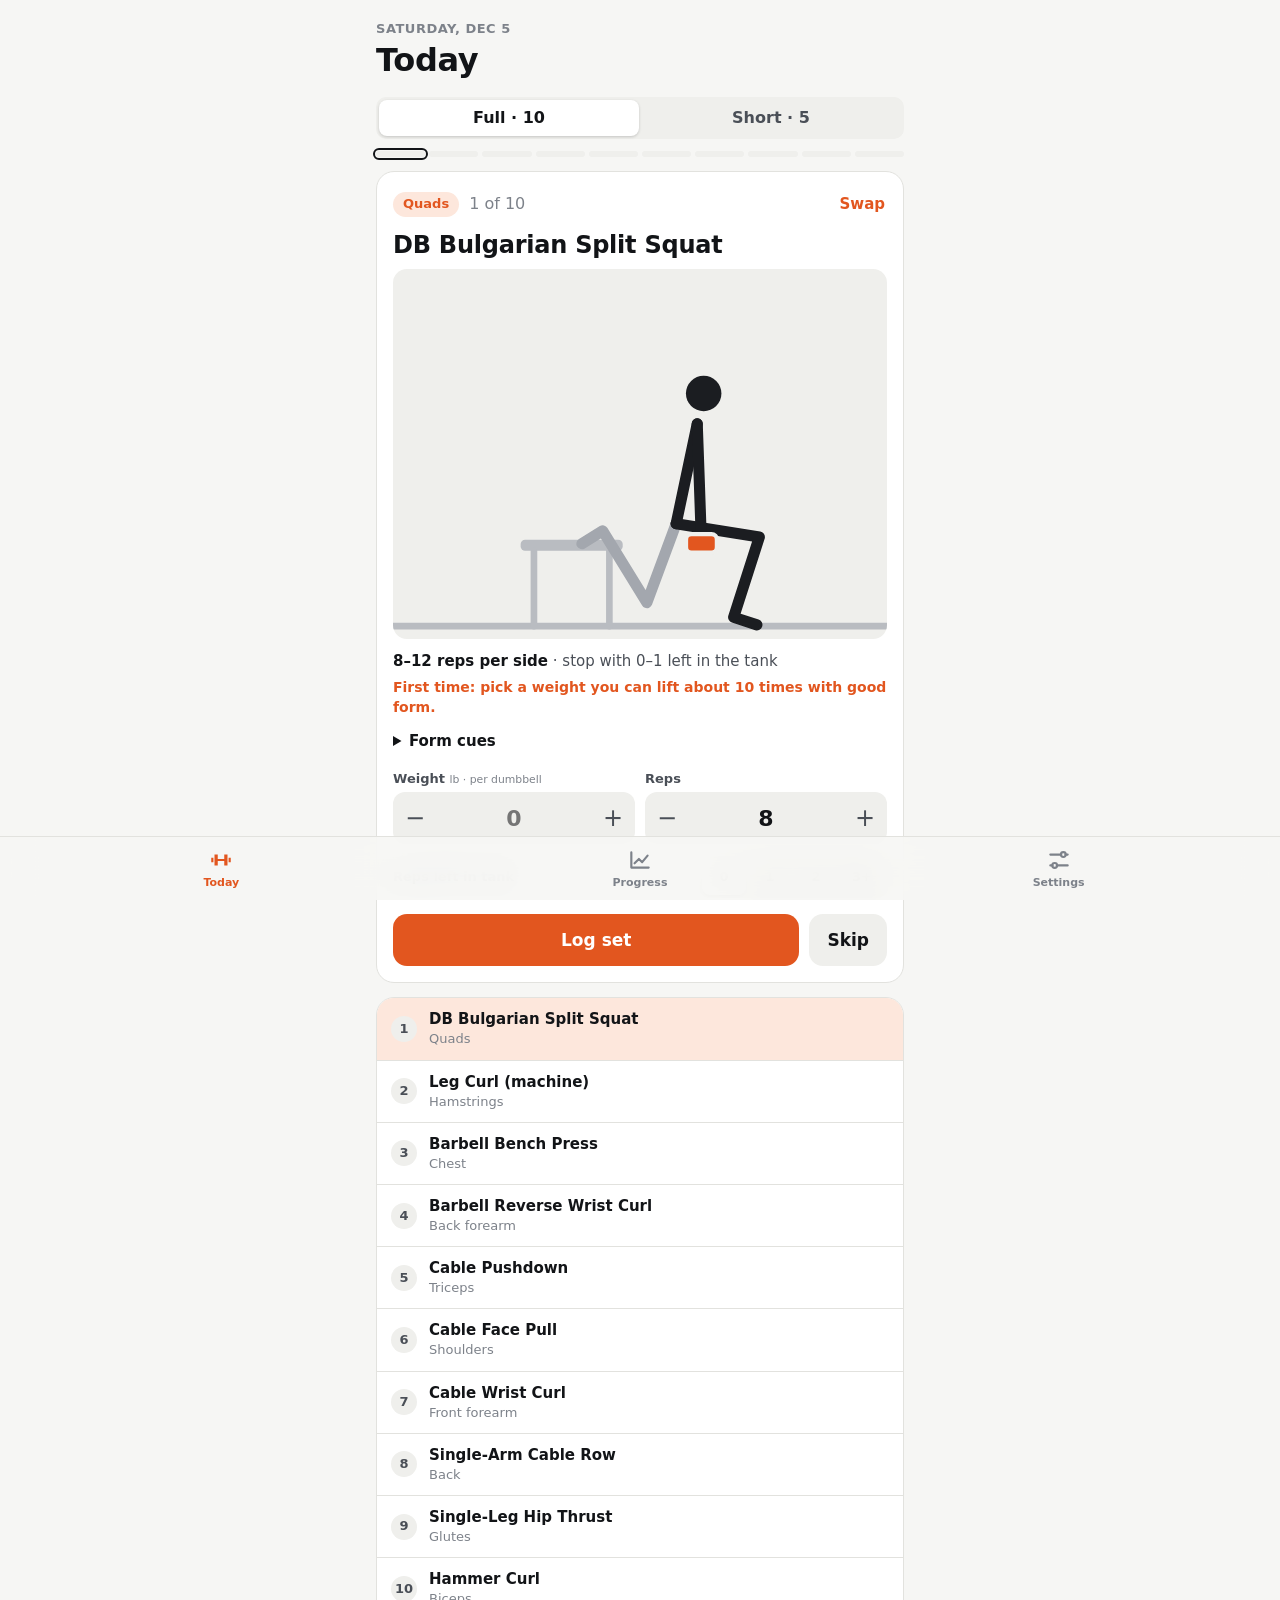
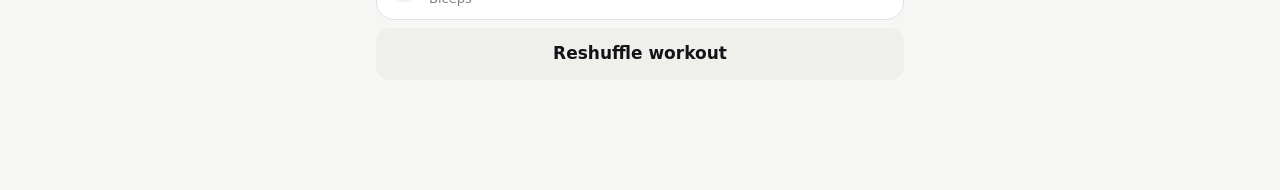
<file: index.html>
<!doctype html>
<html lang="en">
<head>
  <meta charset="utf-8">
  <meta name="viewport" content="width=device-width, initial-scale=1, viewport-fit=cover">
  <title>Set a Day</title>
  <meta name="description" content="One hard set per body part, every day.">
  <meta name="theme-color" content="#0e0f11" media="(prefers-color-scheme: dark)">
  <meta name="theme-color" content="#f6f6f4" media="(prefers-color-scheme: light)">
  <meta name="apple-mobile-web-app-capable" content="yes">
  <meta name="mobile-web-app-capable" content="yes">
  <meta name="apple-mobile-web-app-status-bar-style" content="black-translucent">
  <meta name="apple-mobile-web-app-title" content="Set a Day">
  <link rel="apple-touch-icon" href="icons/apple-touch-icon.png">
  <link rel="icon" href="icons/icon.svg" type="image/svg+xml">
  <link rel="manifest" href="manifest.webmanifest">
  <link rel="stylesheet" href="styles.css">
</head>
<body>
  <main id="main"></main>

  <nav class="tabbar">
    <button data-view="today" class="on"><svg viewBox="0 0 24 24" aria-hidden="true"><path fill="currentColor" d="M3 10h2v4H3zM19 10h2v4h-2zM6 7h3v10H6zM15 7h3v10h-3zM9 11h6v2H9z"/></svg>Today</button>
    <button data-view="progress"><svg viewBox="0 0 24 24" aria-hidden="true"><path d="M4 19V5M4 19h16M7 15l4-4 3 3 5-6" fill="none" stroke="currentColor" stroke-width="2" stroke-linecap="round" stroke-linejoin="round"/></svg>Progress</button>
    <button data-view="settings"><svg viewBox="0 0 24 24" aria-hidden="true"><path d="M4 7h10M18 7h2M4 17h2M10 17h10" fill="none" stroke="currentColor" stroke-width="2" stroke-linecap="round"/><circle cx="16" cy="7" r="2.2" fill="none" stroke="currentColor" stroke-width="2"/><circle cx="8" cy="17" r="2.2" fill="none" stroke="currentColor" stroke-width="2"/></svg>Settings</button>
  </nav>

  <dialog id="sheet">
    <div class="sheet-head"><b class="sheet-title"></b><button class="link" data-act="close-sheet">Close</button></div>
    <div class="sheet-body"></div>
  </dialog>
  <div id="toast" role="status" aria-live="polite"></div>

  <script type="module" src="js/app.js"></script>
</body>
</html>
</file>
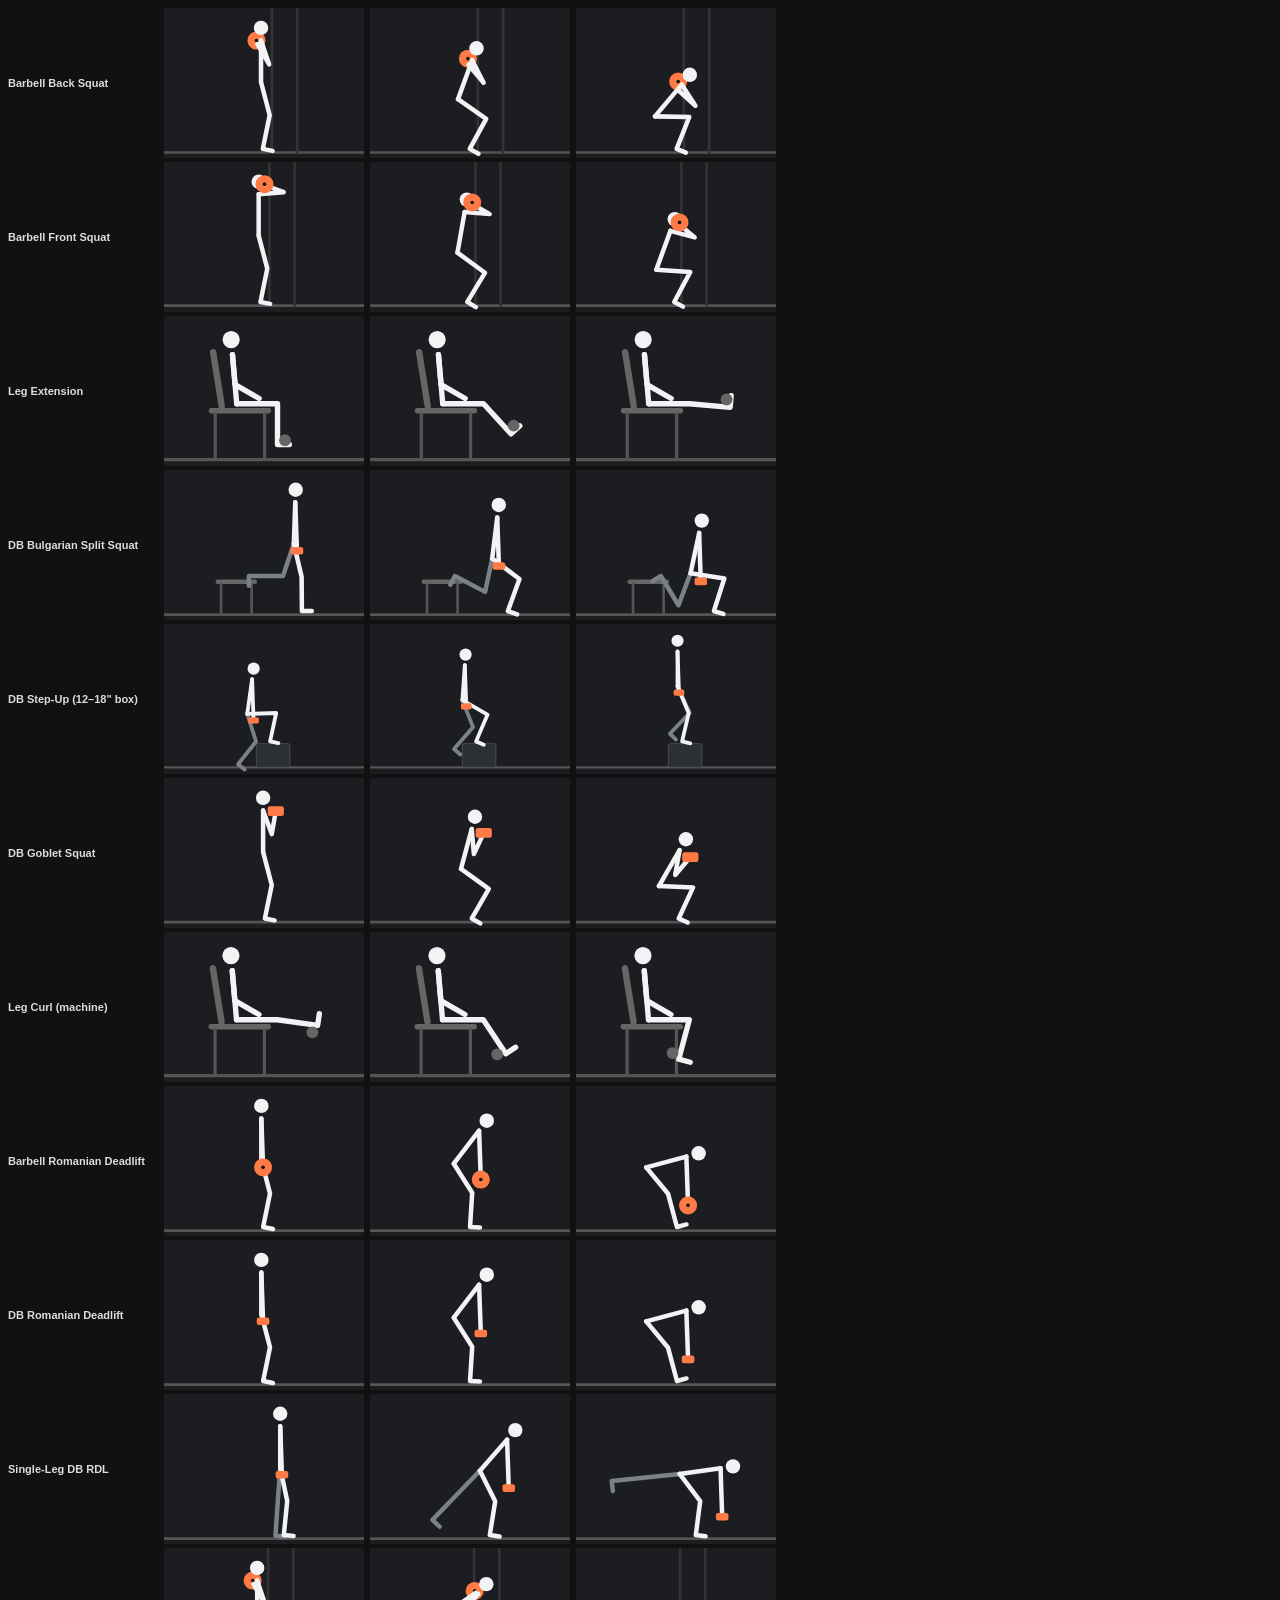
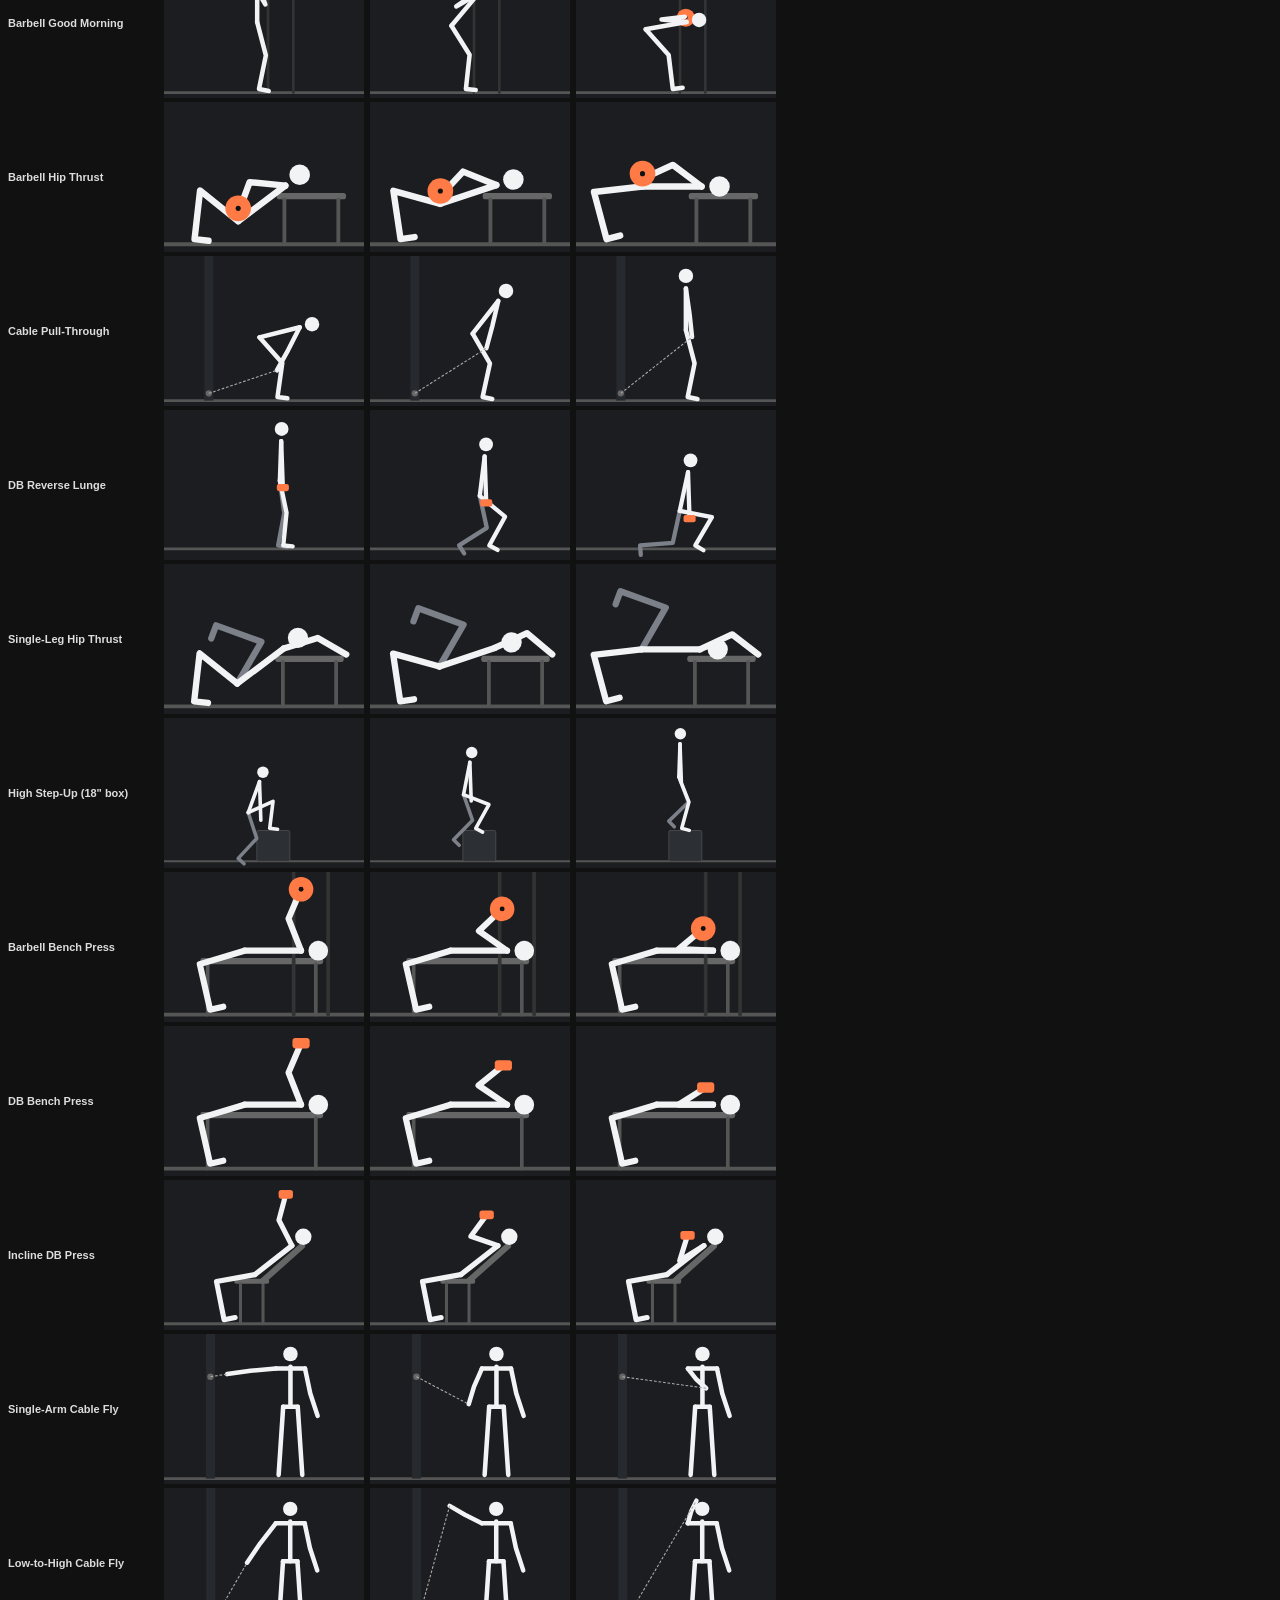
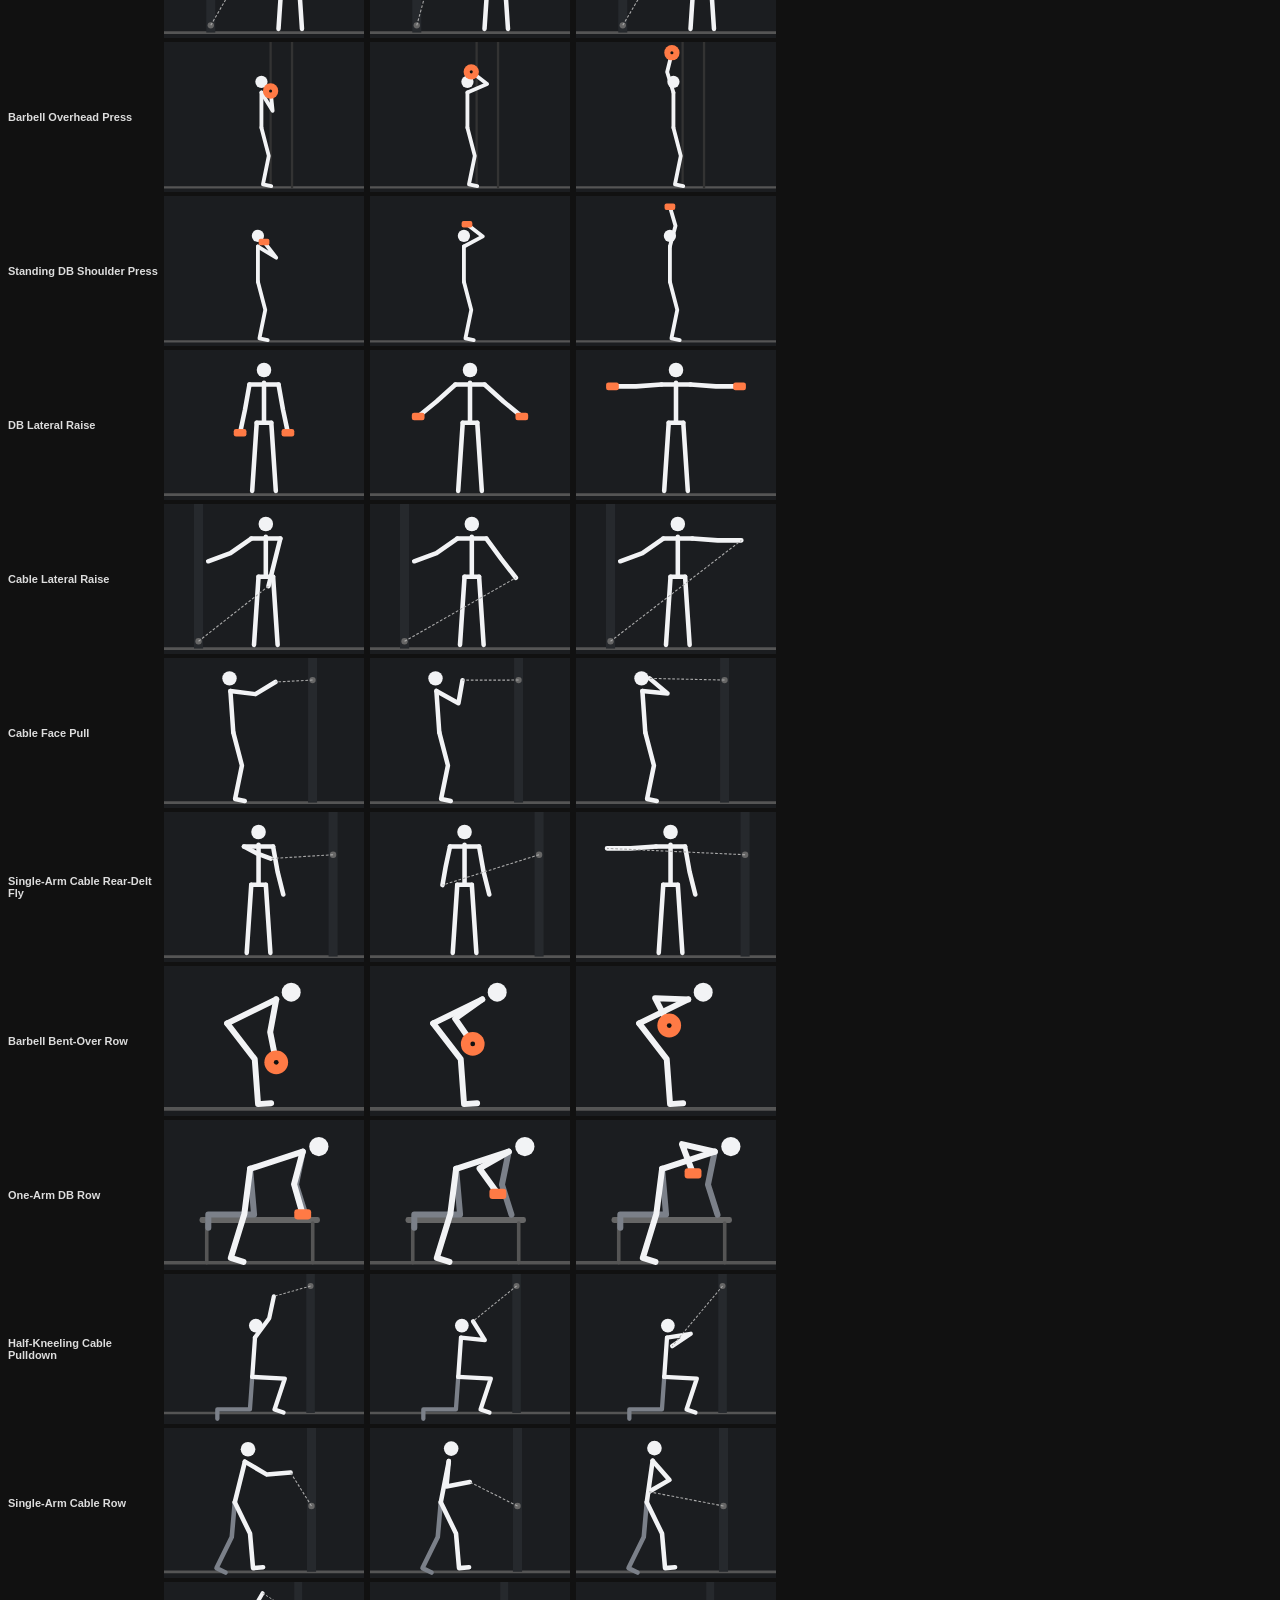
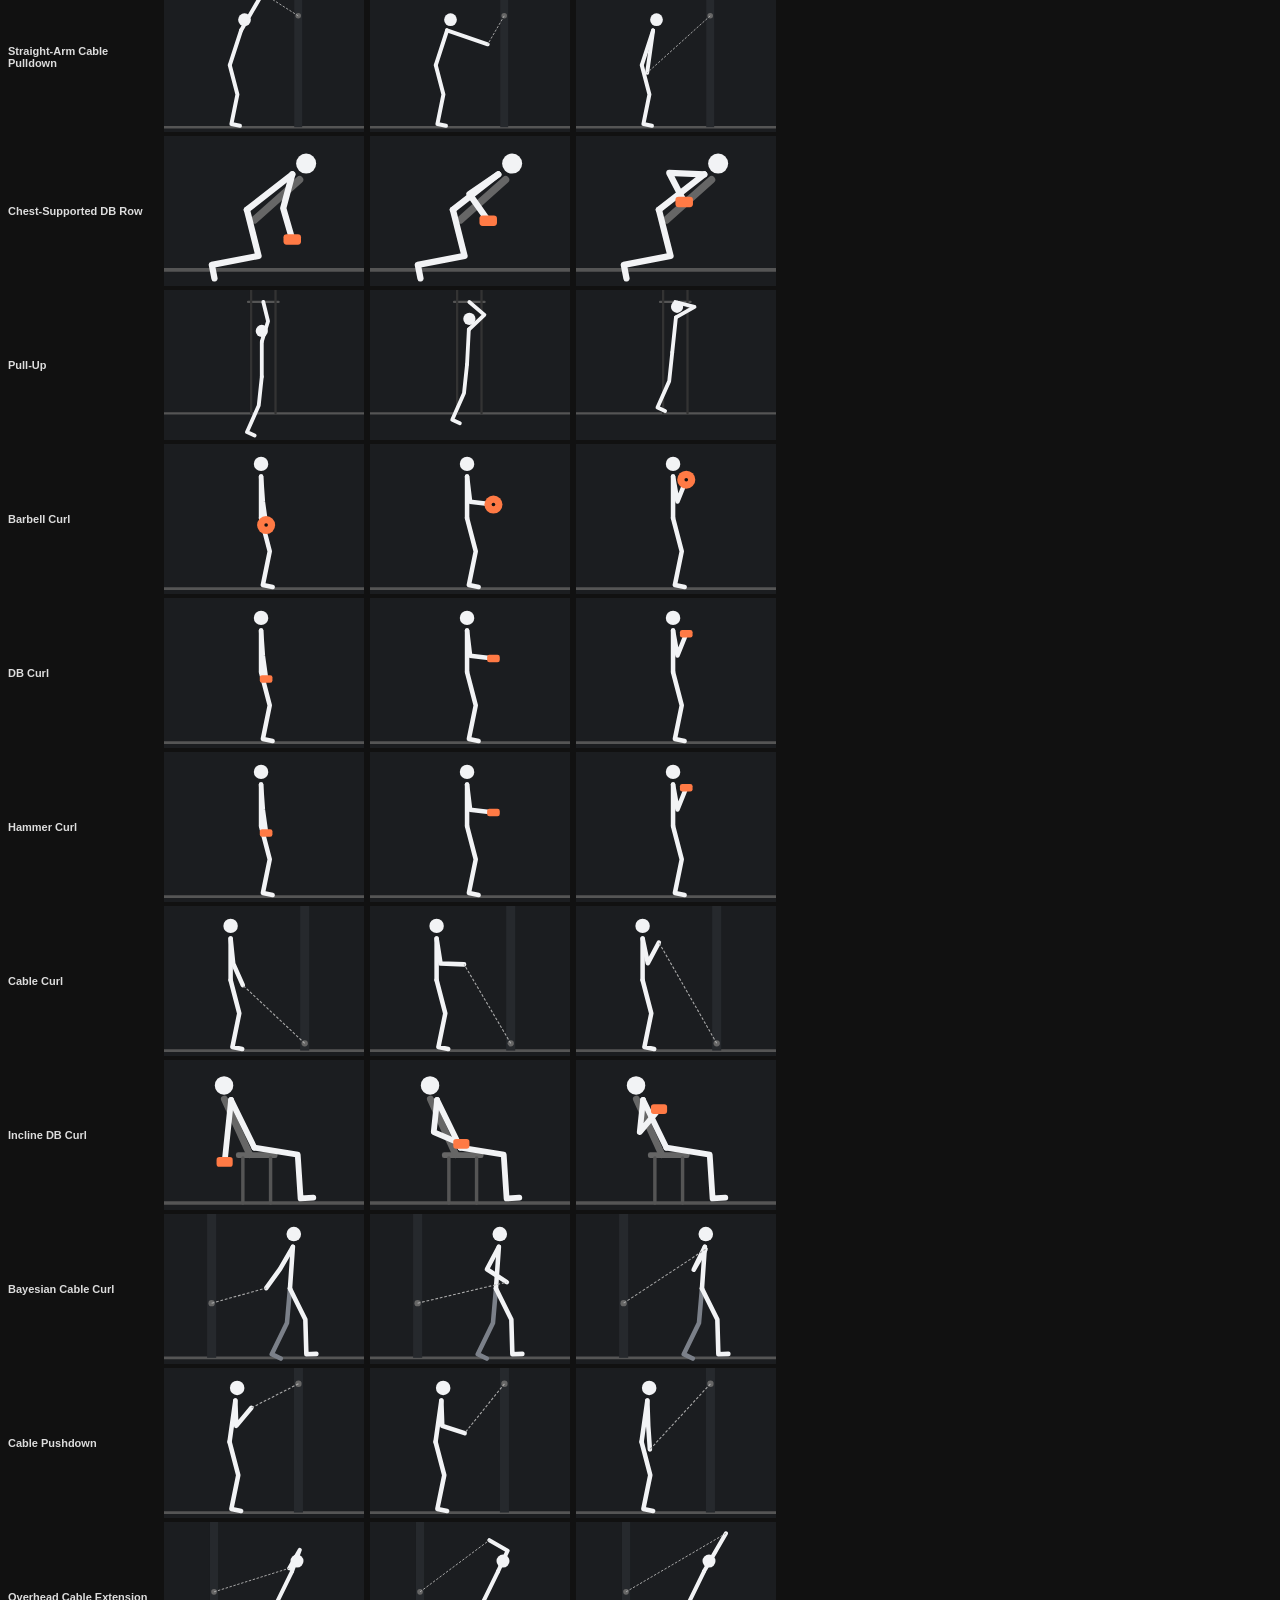
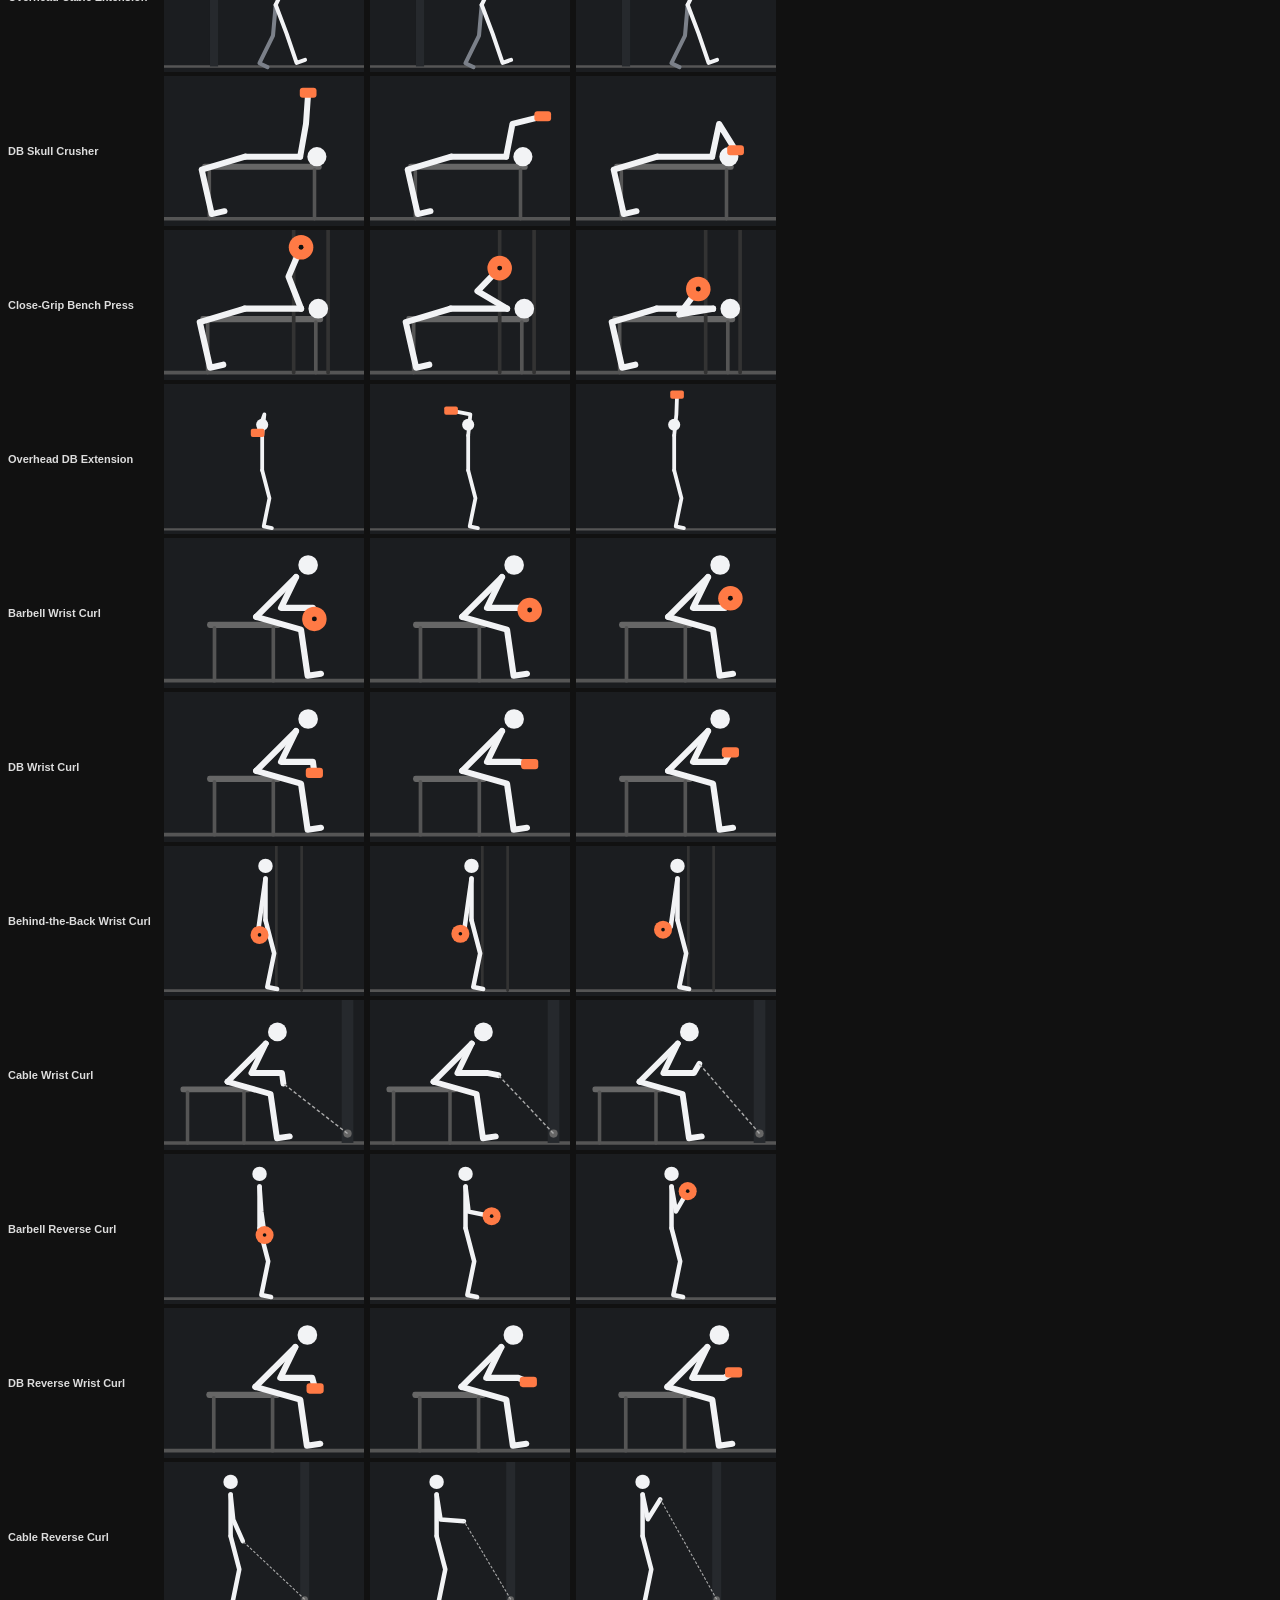
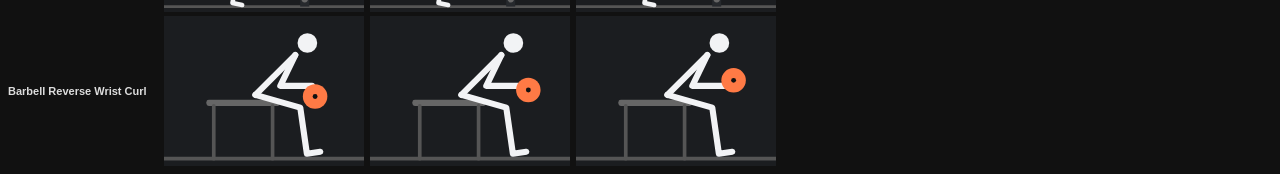
<file: dev/sheet.html>
<!doctype html><meta charset="utf-8"><style>
body{font:11px sans-serif;background:#111;color:#ddd;margin:8px}
.row{display:flex;gap:6px;align-items:center;margin-bottom:4px}
.row b{width:150px}
.cell{width:200px;height:150px;background:#1b1d20}
svg{width:100%;height:100%}
.fb{stroke:#f2f3f5;stroke-width:5;stroke-linecap:round;stroke-linejoin:round;fill:none}
.fb-far{stroke:#7b8089}
.fb-head{fill:#f2f3f5}
.fp,.fp-faint,.fp-pad,.fp-ground{stroke:#555;stroke-width:3;fill:none;stroke-linecap:round}
.fp-faint{stroke:#333}
.fp-pad{stroke:#666;stroke-width:6}
.fp-solid{fill:#666}
.fp-box{fill:#2c2f33;stroke:#555}
.fp-tower{fill:#26292d}
.fp-cable{stroke:#aaa;stroke-width:1.2;stroke-dasharray:3 2}
.fp-load{fill:#ff7a45}
.fp-hub{fill:#111}
</style><div id="o"></div>
<script type="module">
import {EXERCISES} from '../js/exercises.js';
import {mountFigure, frameSVG} from '../js/figure.js';
const o=document.getElementById('o');
for(const e of EXERCISES){
  const r=document.createElement('div');r.className='row';r.innerHTML=`<b>${e.name}</b>`;
  for(const k of [0,0.5,1]){const c=document.createElement('div');c.className='cell';r.appendChild(c);mountFigure(c,e.anim,{still:true});c.querySelector('.fig-g').innerHTML=frameSVG(e.anim,k);}
  o.appendChild(r);
}
</script>
</file>
<file: styles.css>
:root {
  --bg: #f6f6f4;
  --surface: #ffffff;
  --surface-2: #efefec;
  --line: #e2e2de;
  --text: #121417;
  --text-2: #4a4f57;
  --muted: #7d828a;
  --accent: #e2561f;
  --accent-ink: #ffffff;
  --accent-soft: #fde7dc;
  --series: #d9531e;
  --good: #1f8a4c;
  --bad: #c2362b;
  --fig: #1b1d21;
  --fig-far: #a3a7ae;
  --prop: #b9bcc1;
  --prop-fill: #e4e5e7;
  --load: #e2561f;
  color-scheme: light;
}
@media (prefers-color-scheme: dark) {
  :root:not([data-theme="light"]) {
    --bg: #0e0f11; --surface: #17191c; --surface-2: #202328; --line: #2a2e33;
    --text: #f2f3f5; --text-2: #b4b9c1; --muted: #7f848c;
    --accent: #ff7a45; --accent-ink: #1a0d07; --accent-soft: #3a2116; --series: #eb6630;
    --good: #4ade80; --bad: #f87171;
    --fig: #f2f3f5; --fig-far: #7b8089; --prop: #5a5f66; --prop-fill: #2a2d32; --load: #ff7a45;
    color-scheme: dark;
  }
}
:root[data-theme="dark"] {
  --bg: #0e0f11; --surface: #17191c; --surface-2: #202328; --line: #2a2e33;
  --text: #f2f3f5; --text-2: #b4b9c1; --muted: #7f848c;
  --accent: #ff7a45; --accent-ink: #1a0d07; --accent-soft: #3a2116; --series: #eb6630;
  --good: #4ade80; --bad: #f87171;
  --fig: #f2f3f5; --fig-far: #7b8089; --prop: #5a5f66; --prop-fill: #2a2d32; --load: #ff7a45;
  color-scheme: dark;
}

* { box-sizing: border-box; -webkit-tap-highlight-color: transparent; }
html { -webkit-text-size-adjust: 100%; }
body {
  margin: 0; background: var(--bg); color: var(--text);
  font: 16px/1.4 -apple-system, BlinkMacSystemFont, "SF Pro Text", system-ui, "Segoe UI", Roboto, sans-serif;
  font-variant-numeric: tabular-nums;
  overscroll-behavior-y: none;
}
button { font: inherit; color: inherit; background: none; border: 0; padding: 0; cursor: pointer; }
h1, h2, h3, h4 { margin: 0; letter-spacing: -0.01em; }

main {
  max-width: 560px; margin: 0 auto;
  padding: calc(env(safe-area-inset-top) + 12px) 16px calc(env(safe-area-inset-bottom) + 96px);
}

/* header */
.top { display: flex; align-items: flex-end; justify-content: space-between; margin: 8px 0 14px; }
.eyebrow { color: var(--muted); font-size: 13px; font-weight: 600; text-transform: uppercase; letter-spacing: .04em; }
h1 { font-size: 32px; font-weight: 800; }
.timer { font-size: 28px; font-weight: 700; color: var(--accent); }
.timer.stopped { color: var(--text-2); }

/* progress segments */
.segs { display: grid; grid-template-columns: repeat(10, 1fr); gap: 4px; margin-bottom: 14px; }
.segs span { height: 6px; border-radius: 3px; background: var(--surface-2); }
.segs span.done { background: var(--accent); }
.segs span.skip { background: var(--muted); opacity: .5; }
.segs span.cur { outline: 2px solid var(--text); outline-offset: 1px; }

/* cards */
.card { background: var(--surface); border: 1px solid var(--line); border-radius: 18px; padding: 16px; margin-bottom: 14px; }
.card h3 { font-size: 17px; }
.card h4 { font-size: 13px; color: var(--muted); text-transform: uppercase; letter-spacing: .04em; margin: 16px 0 4px; }
.sub { color: var(--text-2); font-size: 14px; margin: 4px 0 10px; }
.muted { color: var(--muted); }
.small { font-size: 13px; }
.note { color: var(--text-2); font-size: 14px; }
.empty { color: var(--muted); font-size: 14px; margin: 10px 0; }

/* current exercise */
.cur-head { display: flex; align-items: center; gap: 10px; }
.cur-head .link { margin-left: auto; }
.chip { background: var(--accent-soft); color: var(--accent); font-size: 13px; font-weight: 700; padding: 3px 10px; border-radius: 99px; }
.current h2 { font-size: 24px; font-weight: 800; margin: 8px 0 6px; }
.link { color: var(--accent); font-weight: 600; font-size: 15px; padding: 6px 2px; }
.fig { background: var(--surface-2); border-radius: 14px; aspect-ratio: 4 / 3; overflow: hidden; position: relative; }
.fig.paused::after { content: "Paused"; position: absolute; right: 10px; top: 8px; font-size: 12px; color: var(--muted); }
.figure { width: 100%; height: 100%; display: block; }
.fb { stroke: var(--fig); stroke-width: 5; stroke-linecap: round; stroke-linejoin: round; fill: none; }
.fb-far { stroke: var(--fig-far); }
.fb-head { fill: var(--fig); }
.fp, .fp-faint, .fp-ground { stroke: var(--prop); stroke-width: 3; fill: none; stroke-linecap: round; }
.fp-faint { opacity: .45; }
.fp-pad { stroke: var(--prop); stroke-width: 7; fill: none; stroke-linecap: round; }
.fp-solid { fill: var(--prop); }
.fp-box { fill: var(--prop-fill); stroke: var(--prop); stroke-width: 1.5; }
.fp-tower { fill: var(--prop-fill); }
.fp-cable { stroke: var(--text-2); stroke-width: 1.2; stroke-dasharray: 3 2; }
.fp-load { fill: var(--load); stroke: var(--surface-2); stroke-width: 2; }
.fp-hub { fill: var(--surface-2); }

.target { margin-top: 12px; font-size: 15px; color: var(--text-2); }
.target b { color: var(--text); }
.last { display: flex; align-items: baseline; gap: 8px; margin-top: 8px; font-size: 15px; }
.last span { color: var(--muted); }
.last small { color: var(--muted); margin-left: auto; }
.hint { margin: 6px 0 0; font-size: 14px; color: var(--accent); font-weight: 600; }
.cues { margin-top: 10px; font-size: 15px; color: var(--text-2); }
.cues summary { color: var(--text); font-weight: 600; cursor: pointer; padding: 4px 0; }
.cues ul { margin: 6px 0 0; padding-left: 20px; }
.cues li { margin: 3px 0; }

.inputs { display: grid; grid-template-columns: 1fr 1fr; gap: 10px; margin-top: 14px; }
.stepper > span { display: block; font-size: 13px; font-weight: 600; color: var(--text-2); margin-bottom: 4px; }
.stepper small { color: var(--muted); font-weight: 500; }
.stepper > div { display: grid; grid-template-columns: 44px 1fr 44px; background: var(--surface-2); border-radius: 12px; overflow: hidden; }
.stepper button { height: 52px; font-size: 24px; color: var(--text-2); }
.stepper button:active { background: var(--line); }
.stepper input { width: 100%; min-width: 0; border: 0; background: transparent; color: var(--text); text-align: center; font-family: inherit; font-size: 22px; font-weight: 700; line-height: 1; font-variant-numeric: tabular-nums; padding: 0; }
.stepper input:focus { outline: 2px solid var(--accent); outline-offset: -2px; border-radius: 6px; }

.rir { display: flex; align-items: center; justify-content: space-between; gap: 10px; margin-top: 12px; font-size: 13px; font-weight: 600; color: var(--text-2); }
.seg { display: inline-grid; grid-auto-flow: column; background: var(--surface-2); border-radius: 10px; padding: 3px; gap: 2px; }
.seg button { min-width: 44px; height: 36px; border-radius: 8px; font-weight: 700; color: var(--text-2); }
.seg button.on { background: var(--surface); color: var(--text); box-shadow: 0 1px 3px rgb(0 0 0 / .18); }
.seg.wide { display: grid; grid-auto-columns: 1fr; margin-top: 10px; }

.log-actions { display: grid; grid-template-columns: 1fr auto; gap: 10px; margin-top: 16px; }
.btn { height: 52px; border-radius: 14px; padding: 0 18px; font-weight: 700; font-size: 17px; }
.btn.primary { background: var(--accent); color: var(--accent-ink); }
.btn.primary:active { filter: brightness(.92); }
.btn.ghost { background: var(--surface-2); color: var(--text); }
.btn.danger { background: transparent; color: var(--bad); border: 1px solid var(--line); }
.row-actions { display: flex; flex-wrap: wrap; gap: 10px; margin: 6px 0 14px; }
.row-actions .btn { flex: 1; }

/* plan list */
.plan { list-style: none; margin: 0 0 8px; padding: 0; background: var(--surface); border: 1px solid var(--line); border-radius: 18px; overflow: hidden; }
.plan li { display: flex; align-items: center; gap: 12px; padding: 11px 14px; border-top: 1px solid var(--line); cursor: pointer; }
.plan li:first-child { border-top: 0; }
.plan li.cur { background: var(--accent-soft); }
.plan .num { width: 26px; height: 26px; border-radius: 50%; display: grid; place-items: center; font-size: 13px; font-weight: 700; background: var(--surface-2); color: var(--text-2); flex: none; }
.plan li.is-done .num { background: var(--accent); color: var(--accent-ink); }
.nm { display: flex; flex-direction: column; min-width: 0; flex: 1; }
.nm b { font-weight: 600; font-size: 15px; white-space: nowrap; overflow: hidden; text-overflow: ellipsis; }
.nm small { color: var(--muted); font-size: 13px; }
.st { font-size: 14px; font-weight: 700; flex: none; }
.st.ok { color: var(--text); }
.st.skip { color: var(--muted); font-weight: 500; }

/* tiles */
.tiles { display: grid; grid-template-columns: repeat(3, 1fr); gap: 10px; }
.tiles.four { grid-template-columns: repeat(2, 1fr); margin-bottom: 14px; }
.tile { background: var(--surface-2); border-radius: 14px; padding: 12px; }
.tiles.four .tile { background: var(--surface); border: 1px solid var(--line); }
.tile small { display: block; color: var(--muted); font-size: 12px; font-weight: 600; text-transform: uppercase; letter-spacing: .04em; }
.tile b { font-size: 26px; font-weight: 800; }
.tile i { font-style: normal; font-size: 14px; color: var(--muted); margin-left: 2px; font-weight: 600; }
.prs { margin-top: 14px; }
.prs ul { margin: 6px 0 0; padding-left: 20px; color: var(--text-2); }

/* charts */
.ch { position: relative; }
.ch svg { width: 100%; display: block; touch-action: pan-y; overflow: visible; }
.ch-grid { stroke: var(--line); stroke-width: 1; }
.ch-axis { stroke: var(--muted); stroke-width: 1; }
.ch-tick { fill: var(--muted); font-size: 10px; }
.ch-bar { fill: var(--series); }
.ch-bar.on { filter: brightness(1.15); }
.ch-ref { stroke: var(--text-2); stroke-width: 1; stroke-dasharray: 4 3; }
.ch-ref-label { fill: var(--text-2); font-size: 10px; font-weight: 600; }
.ch-line { fill: none; stroke: var(--series); stroke-width: 2; stroke-linejoin: round; stroke-linecap: round; }
.ch-dot { fill: var(--series); stroke: var(--surface); stroke-width: 2; }
.ch-pt { fill: transparent; }
.ch-pt.on { fill: var(--series); stroke: var(--surface); stroke-width: 2; }
.ch-cross { stroke: var(--muted); stroke-width: 1; }
.ch-tip { display: none; position: absolute; top: -6px; transform: translate(-50%, -100%); background: var(--text); color: var(--bg); border-radius: 8px; padding: 5px 9px; font-size: 13px; white-space: nowrap; pointer-events: none; }
.ch-tip b { margin-right: 6px; }
.ch-tip span { opacity: .7; }

.ex-list { list-style: none; margin: 0; padding: 0; }
.ex-list li { display: flex; align-items: center; gap: 10px; padding: 8px 0; border-top: 1px solid var(--line); }
.ex-list li:first-child { border-top: 0; }
.spark { width: 72px; height: 22px; flex: none; }
.spark polyline { fill: none; stroke: var(--series); stroke-width: 1.6; stroke-linejoin: round; }
.spark circle { fill: var(--series); }
.delta { width: 52px; text-align: right; font-weight: 700; font-size: 14px; color: var(--muted); flex: none; }
.delta.up { color: var(--good); }
.delta.down { color: var(--bad); }

.hist { list-style: none; margin: 0; padding: 0; }
.hist > li { border-top: 1px solid var(--line); }
.hist > li:first-child { border-top: 0; }
.hist > li > button { width: 100%; display: flex; justify-content: space-between; align-items: baseline; padding: 10px 0; text-align: left; }
.hist small { color: var(--muted); }
.sets { list-style: none; margin: 0 0 10px; padding: 0; font-size: 14px; }
.sets li { display: flex; justify-content: space-between; gap: 10px; padding: 3px 0; color: var(--text-2); }
.sets li span:last-child { color: var(--text); font-weight: 600; white-space: nowrap; }

/* settings */
.toggles { list-style: none; margin: 0; padding: 0; }
.toggles li { border-top: 1px solid var(--line); }
.toggles li:first-child { border-top: 0; }
.toggles label { display: flex; align-items: center; justify-content: space-between; gap: 12px; padding: 10px 0; cursor: pointer; }
.toggles label span { display: flex; flex-direction: column; }
.toggles b { font-weight: 600; }
.toggles small { color: var(--muted); font-size: 13px; }
input[role="switch"] { appearance: none; -webkit-appearance: none; width: 51px; height: 31px; border-radius: 99px; background: var(--surface-2); border: 1px solid var(--line); position: relative; flex: none; transition: background .2s; margin: 0; }
input[role="switch"]::after { content: ""; position: absolute; top: 2px; left: 2px; width: 25px; height: 25px; border-radius: 50%; background: #fff; box-shadow: 0 1px 3px rgb(0 0 0 / .3); transition: transform .2s; }
input[role="switch"]:checked { background: var(--good); border-color: transparent; }
input[role="switch"]:checked::after { transform: translateX(20px); }
.about p { color: var(--text-2); font-size: 15px; }

/* tab bar */
.tabbar {
  position: fixed; left: 0; right: 0; bottom: 0; z-index: 5;
  display: grid; grid-template-columns: repeat(3, 1fr);
  padding: 6px 12px calc(env(safe-area-inset-bottom) + 6px);
  background: color-mix(in srgb, var(--bg) 88%, transparent);
  -webkit-backdrop-filter: blur(16px); backdrop-filter: blur(16px);
  border-top: 1px solid var(--line);
}
.tabbar button { display: flex; flex-direction: column; align-items: center; gap: 2px; font-size: 11px; font-weight: 600; color: var(--muted); padding: 4px 0; }
.tabbar svg { width: 26px; height: 26px; }
.tabbar button.on { color: var(--accent); }

/* sheet */
dialog#sheet {
  width: 100%; max-width: 560px; margin: auto auto 0; border: 0; border-radius: 20px 20px 0 0;
  background: var(--surface); color: var(--text); padding: 16px 16px calc(env(safe-area-inset-bottom) + 16px);
  max-height: 80vh;
}
dialog#sheet::backdrop { background: rgb(0 0 0 / .45); }
.sheet-head { display: flex; justify-content: space-between; align-items: center; margin-bottom: 8px; gap: 10px; }
.sheet-list { list-style: none; margin: 0; padding: 0; }
.sheet-list button { width: 100%; text-align: left; padding: 12px 0; border-top: 1px solid var(--line); display: flex; justify-content: space-between; gap: 10px; }
.sheet-list li:first-child button { border-top: 0; }
.sheet-list small { color: var(--muted); }

#toast {
  position: fixed; left: 50%; bottom: calc(env(safe-area-inset-bottom) + 84px); transform: translate(-50%, 20px);
  background: var(--text); color: var(--bg); padding: 10px 16px; border-radius: 12px; font-weight: 600; font-size: 15px;
  opacity: 0; pointer-events: none; transition: opacity .2s, transform .2s; max-width: calc(100% - 32px); text-align: center; z-index: 10;
}
#toast.show { opacity: 1; transform: translate(-50%, 0); }

@media (prefers-reduced-motion: reduce) { * { transition: none !important; } }
.plan li.is-skip .nm b { color: var(--muted); }

/* v2: modes, banners, weekly, measurements */
.mode { margin-bottom: 12px; }
.mode .seg.wide { margin-top: 0; }
.mode .sub { margin: 8px 2px 0; }
.banner { background: var(--surface); border: 1px solid var(--line); border-left: 4px solid var(--accent); border-radius: 14px; padding: 12px 14px; margin-bottom: 12px; display: flex; flex-wrap: wrap; gap: 10px; align-items: flex-start; justify-content: space-between; }
.banner > div:first-child { flex: 1 1 220px; }
.banner p { margin: 4px 0 0; font-size: 14px; color: var(--text-2); }
.banner.easy { border-left-color: var(--good); }
.banner-actions { display: flex; gap: 8px; width: 100%; }
.btn.sm { height: 40px; font-size: 15px; border-radius: 10px; flex: 1; }
.btn.full { width: 100%; margin-top: 12px; }
.card-head { display: flex; justify-content: space-between; align-items: center; }
.wk { width: 100%; border-collapse: collapse; font-size: 15px; }
.wk th, .wk td { padding: 7px 0; text-align: right; border-top: 1px solid var(--line); font-weight: 600; }
.wk thead th { border-top: 0; font-size: 12px; color: var(--muted); text-transform: uppercase; letter-spacing: .04em; padding-top: 0; }
.wk tbody th { text-align: left; font-weight: 500; color: var(--text-2); }
.wk td.delta { width: 56px; font-size: 14px; }
.mrow { display: flex; align-items: center; justify-content: space-between; gap: 12px; padding: 10px 0; border-top: 1px solid var(--line); }
.mrow > span:first-child { display: flex; flex-direction: column; }
.mrow small { color: var(--muted); font-size: 12px; }
.minput { display: flex; align-items: center; gap: 6px; background: var(--surface-2); border-radius: 10px; padding: 0 10px; flex: none; }
.minput input { width: 64px; height: 44px; border: 0; background: transparent; color: var(--text); font-size: 18px; font-weight: 700; text-align: right; font-family: inherit; }
.minput i { font-style: normal; color: var(--muted); font-size: 14px; width: 18px; }
dialog#sheet { overflow-y: auto; }
</file>
